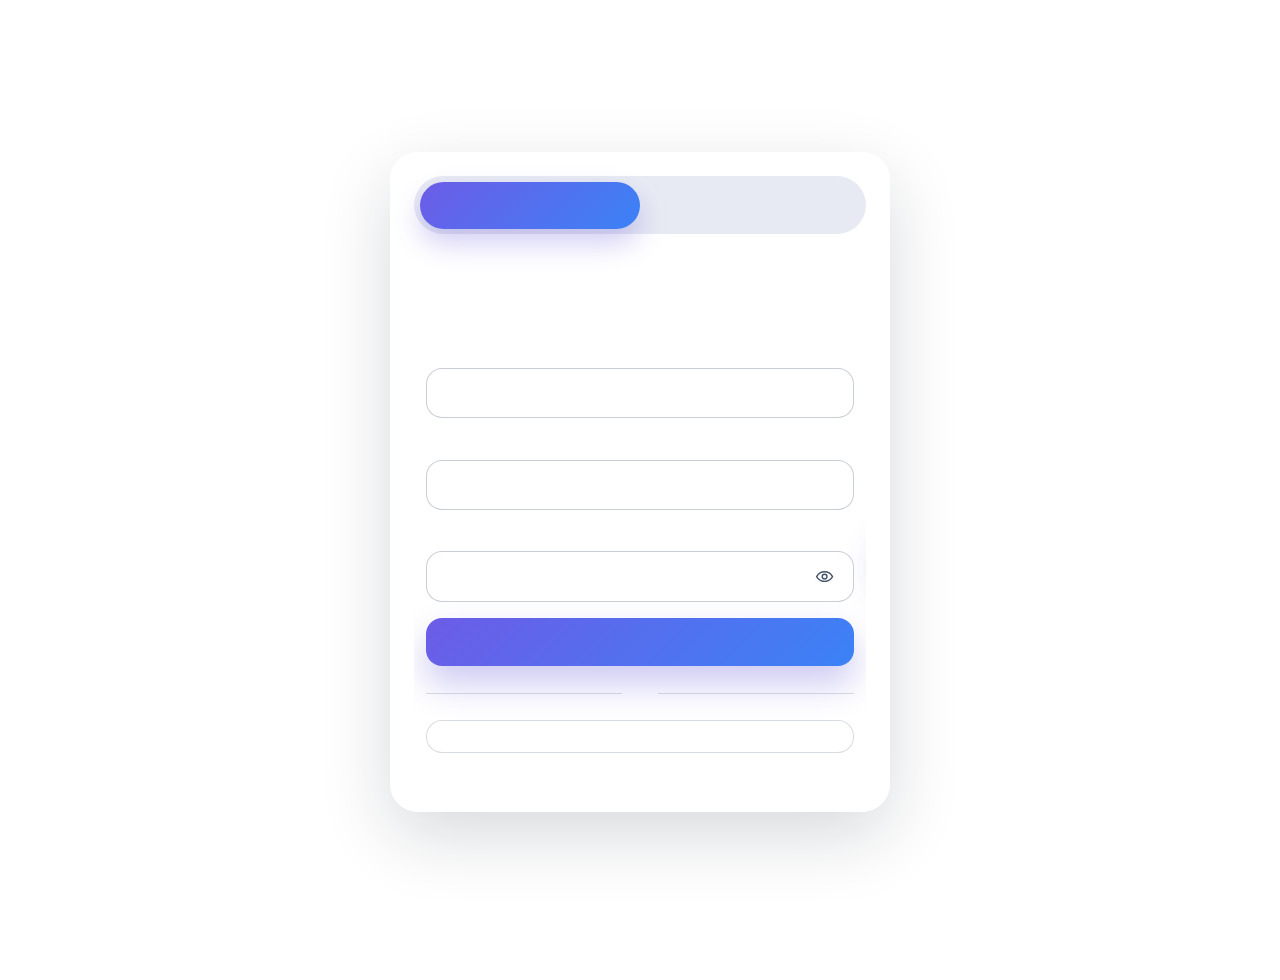
<file: pages/index.html>
<!DOCTYPE html>
<html>
<head>
    
    <meta charset="UTF-8">
    <meta name="viewport" content="width=device-width, initial-scale=1.0">
    <meta http-equiv="Cache-Control" content="no-cache, no-store, must-revalidate">
    <meta http-equiv="Pragma" content="no-cache">
    <meta http-equiv="Expires" content="0">
    <title>Kanban Board by J4M</title>
    <link rel="stylesheet" href="../css/app/styles.css?v=2026-03-26-1">
</head>
<body class="app">
    <button type="button" id="SHORTCUT_HELP_OPEN_BTN" class="shortcut-help__trigger" aria-label="Show keyboard shortcuts">?</button>

    <div id="SHORTCUT_HELP_MODAL" class="shortcut-help-modal shortcut-help-modal--hidden">
        <div class="shortcut-help-modal__panel">
            <div class="shortcut-help-modal__header">
                <h6 class="shortcut-help-modal__title">Keyboard Shortcuts</h6>
                <button type="button" id="SHORTCUT_HELP_CLOSE_BTN" class="shortcut-help-modal__close" aria-label="Close keyboard shortcuts">&times;</button>
            </div>
            <p class="shortcut-help-modal__item"><span class="shortcut-help-modal__key">N</span> Add task</p>
            <p class="shortcut-help-modal__item"><span class="shortcut-help-modal__key">E</span> Edit focused task</p>
            <p class="shortcut-help-modal__item"><span class="shortcut-help-modal__key">M</span> Move mode</p>
            <p class="shortcut-help-modal__item"><span class="shortcut-help-modal__key">1 / 2 / 3</span> Move focused task to To-Do / Doing / Done</p>
            <p class="shortcut-help-modal__item"><span class="shortcut-help-modal__key">Tab / Arrow keys</span> Navigate board</p>
            <p class="shortcut-help-modal__item"><span class="shortcut-help-modal__key">Backspace</span> Delete focused task</p>
            <p class="shortcut-help-modal__item"><span class="shortcut-help-modal__key">Ctrl+Z</span> Undo delete</p>
            <p class="shortcut-help-modal__item"><span class="shortcut-help-modal__key">Enter</span> Select</p>
            <p class="shortcut-help-modal__item"><span class="shortcut-help-modal__key">Esc</span> Close</p>
        </div>
    </div>

    <script>
        window.clearKanbanSession = function clearKanbanSession() {
            localStorage.removeItem("kanban.session");
            localStorage.removeItem("kanbanUsername");
            localStorage.removeItem("kanbanEmail");
            localStorage.removeItem("username");
            localStorage.removeItem("email");
        };
    </script>

    <a id="LOGOUT_BTN" class="kanban-logout-trigger" href="./auth.html" aria-label="Log out" data-tooltip="Log out" onclick="window.clearKanbanSession();">
        <svg viewBox="0 0 24 24" aria-hidden="true">
            <path d="M10 17l1.5-1.5L8.5 12H21v-2H8.5l3-3L10 5l-7 7 7 7z"></path>
            <path d="M4 4h6V2H4a2 2 0 0 0-2 2v16a2 2 0 0 0 2 2h6v-2H4z"></path>
        </svg>
    </a>

    <div class="kanban">
        <section class="kanban__controls">
            <form class="task-form">
                <div class="task-form__meta">
                    <p class="task-form__greeting">Hello, <span id="KANBAN_USERNAME">username</span></p>
                </div>
                <div class="task-form__row">
                    <label class="task-form__label">Add a task</label>
                    <input type="text" id="TASK_TITLE" class="form-control form-control--title" placeholder="Task title">
                    <select id="TASK_COLUMN" class="form-control form-control--select">
                        <option value="todo">To-Do</option>
                        <option value="doing">Doing</option>
                        <option value="done">Done</option>
                    </select>
                    <input type="date" id="TASK_DUE" class="form-control form-control--date">
                    <button type="button" class="action-button action-button--add">Add</button>
                </div>
            </form>
        </section>

        <div class="kanban__board-shell">
            <div class="kanban-board">

                <div class="kanban-board__column" data-column="todo" tabindex="0">
                    <h2 class="kanban-board__column-title">To-Do</h2>
                    <div class="kanban-board__task-list"></div>
                </div>

                <div class="kanban-board__column" data-column="doing" tabindex="0">
                    <h2 class="kanban-board__column-title">Doing</h2>
                    <div class="kanban-board__task-list"></div>
                </div>

                <div class="kanban-board__column" data-column="done" tabindex="0">
                    <h2 class="kanban-board__column-title">Done</h2>
                    <div class="kanban-board__task-list"></div>
                </div>

            </div>
        </div>

    </div>

        <footer class="app-footer">
            <div class="app-footer__inner">
                <h4 class="app-footer__title">Kanban Board</h4>
                <h5 class="app-footer__subtitle">by J4M</h5>
                    <p class="app-footer__line">Jana Leigh Rabe | jsrabe@up.edu.ph</p>
                    <p class="app-footer__line">Janna Gutierrez | jsgutierrez8@up.edu.ph</p>
                    <p class="app-footer__line">Joshua Alinsolorin | jaalinsolorin@up.edu.ph</p>
                    <p class="app-footer__line">Jesse Keane Catedral | jscatedral@up.edu.ph</p>
                    <p class="app-footer__line">Meloshane Perater | msperater@up.edu.ph</p>
            </div>
        </footer>

        <div id="EDIT_MODAL" class="task-modal task-modal--hidden">
        <div class="task-modal__content">
            <div class="task-modal__header">
                <h3 class="task-modal__title">Edit Task</h3>
                <button id="CLOSE_MODAL_BTN" class="task-modal__close">&times;</button>
            </div>
            <div class="task-modal__row">
                <label class="task-modal__label">Title</label>
                <input type="text" id="MODAL_TITLE" class="form-control task-modal__control">
            </div>

            <div class="task-modal__row">
                <label class="task-modal__label">Due Date</label>
                <input type="date" id="MODAL_DUE" class="form-control task-modal__control">
            </div>

            <div class="task-modal__row">
                <label class="task-modal__label">Status</label>
                <select id="MODAL_STATUS" class="form-control form-control--select task-modal__control">
                    <option value="todo">To-Do</option>
                    <option value="doing">Doing</option>
                    <option value="done">Done</option>
                </select>
            </div>

            <div class="task-modal__buttons">
                <button type="button" id="DELETE_TASK_BTN" class="action-button action-button--delete">Delete</button>
                <button type="button" id="SAVE_TASK_BTN" class="action-button action-button--save">Save</button>

            </div>

        </div>
</div>
<script type="module" src="../js/app/main.js?v=2026-03-26-1"></script>
</body>
</html>
</file>
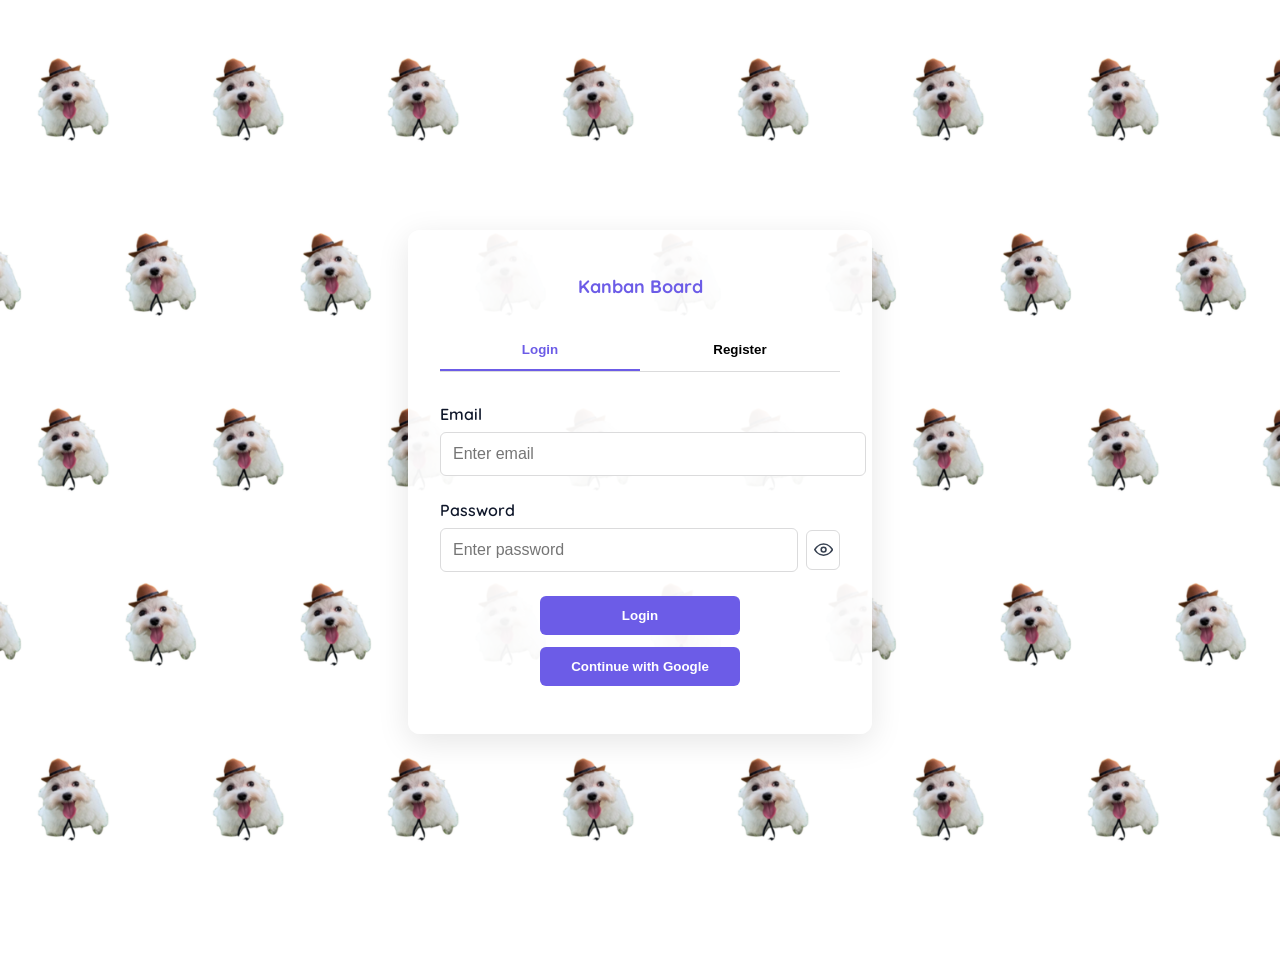
<file: login.html>
<!DOCTYPE html>
<html>
<head>
    <meta charset="UTF-8">
    <meta name="viewport" content="width=device-width, initial-scale=1.0">
    <title>Login - Kanban Board by J4M</title>
    <link rel="stylesheet" href="css/app/styles.css">
    <link rel="stylesheet" href="css/features/auth.css">
</head>
<body class="app">
    <div class="auth-container">
        <div class="auth-card">
            <h1 class="auth-title">Kanban Board</h1>
            <div class="auth-tabs">
                <button id="login-tab" class="auth-tab auth-tab--active">Login</button>
                <button id="register-tab" class="auth-tab">Register</button>
            </div>

            <div id="login-form" class="auth-form">
                <div class="auth-form__row">
                    <label class="auth-form__label">Email</label>
                    <input type="email" id="login-email" class="form-control auth-form__control" placeholder="Enter email">
                </div>
                <div class="auth-form__row">
                    <label class="auth-form__label">Password</label>
                    <div class="password-field">
                        <input type="password" id="login-password" class="form-control auth-form__control" placeholder="Enter password">
                        <button type="button" class="password-toggle" data-target="login-password">Show</button>
                    </div>
                </div>
                <button type="button" id="login-btn" class="action-button action-button--primary">Login</button>
                <div class="auth-form__row auth-form__row--google">
                    <button type="button" class="action-button action-button--primary"
                            onclick="window.location.href='google-login.html'">
                        Continue with Google
                    </button>
                </div>
                <p id="login-error" class="auth-error"></p>
            </div>

            <div id="register-form" class="auth-form auth-form--hidden">
                <div class="auth-form__row">
                    <label class="auth-form__label">Username</label>
                    <input type="text" id="register-username" class="form-control auth-form__control" placeholder="Choose username">
                </div>
                <div class="auth-form__row">
                    <label class="auth-form__label">Email</label>
                    <input type="email" id="register-email" class="form-control auth-form__control" placeholder="Enter email">
                </div>
                <div class="auth-form__row">
                    <label class="auth-form__label">Password</label>
                    <input type="password" id="register-password" class="form-control auth-form__control" placeholder="Choose password">
                </div>
                <div class="auth-form__row">
                    <label class="auth-form__label">Confirm Password</label>
                    <input type="password" id="register-confirm" class="form-control auth-form__control" placeholder="Confirm password">
                </div>
                <button type="button" id="register-btn" class="action-button action-button--primary">Register</button>
                <div class="auth-form__row auth-form__row--google">
                    <button type="button" class="action-button action-button--primary"
                            onclick="window.location.href='google-login.html'">
                        Continue with Google
                    </button>
                </div>
                <p id="register-error" class="auth-error"></p>
            </div>
        </div>
    </div>

    <script type="module" src="js/features/auth/AuthController.js"></script>
</body>
</html>
</file>
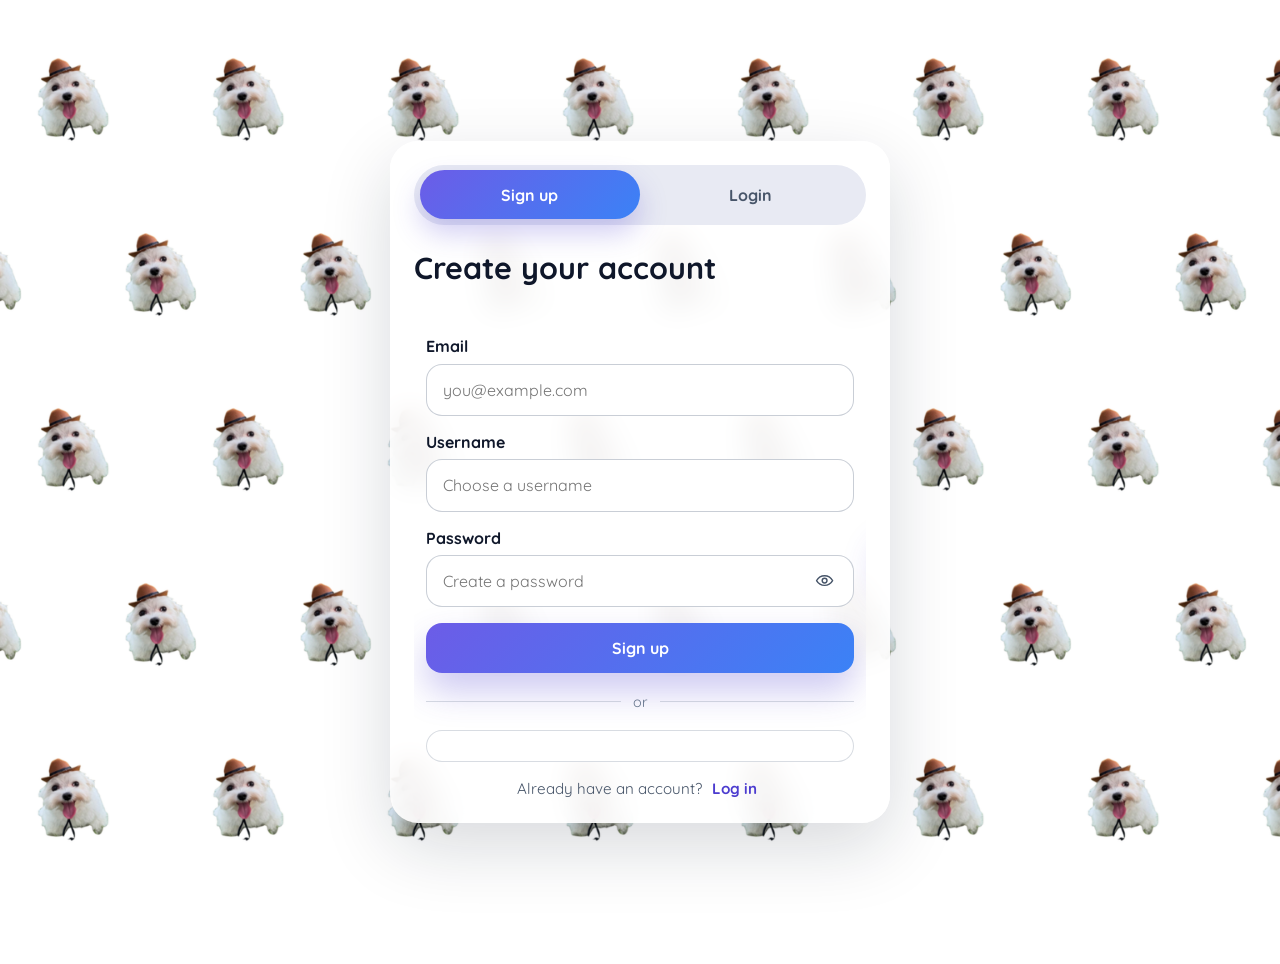
<file: pages/auth.html>
<!DOCTYPE html>
<html lang="en">
<head>
    <meta charset="UTF-8">
    <meta name="viewport" content="width=device-width, initial-scale=1.0">
    <meta http-equiv="Cache-Control" content="no-cache, no-store, must-revalidate">
    <meta http-equiv="Pragma" content="no-cache">
    <meta http-equiv="Expires" content="0">
    <title>Authentication | Kanban Board by J4M</title>
    <link rel="stylesheet" href="../css/app/styles.css?v=2026-03-26-1">
    <style>
        .auth-page {
            display: grid;
            place-items: center;
            min-height: 100vh;
            padding: 2rem 1.5rem;
        }

        .auth-card {
            width: min(500px, calc(100vw - 2rem));
            overflow: hidden;
            border-radius: 28px;
            background: rgba(255, 255, 255, 0.9);
            backdrop-filter: blur(14px);
            box-shadow: 0 24px 70px rgba(15, 23, 42, 0.16);
        }

        .auth-card__header {
            padding: 1.5rem 1.5rem 0;
        }

        .auth-switch {
            position: relative;
            display: grid;
            grid-template-columns: 1fr 1fr;
            padding: 0.35rem;
            border-radius: 999px;
            background: #e8eaf3;
        }

        .auth-switch__pill {
            position: absolute;
            top: 0.35rem;
            left: 0.35rem;
            width: calc(50% - 0.35rem);
            height: calc(100% - 0.7rem);
            border-radius: 999px;
            background: linear-gradient(135deg, #6c5ce7, #3b82f6);
            box-shadow: 0 14px 28px rgba(76, 60, 207, 0.26);
            transition: transform 0.25s ease;
        }

        .auth-card[data-mode="login"] .auth-switch__pill {
            transform: translateX(100%);
        }

        .auth-switch__button {
            position: relative;
            z-index: 1;
            border: 0;
            background: transparent;
            padding: 0.9rem 1rem;
            border-radius: 999px;
            color: #475569;
            font: inherit;
            font-weight: 700;
            cursor: pointer;
        }

        .auth-card[data-mode="register"] .auth-switch__button[data-mode="register"],
        .auth-card[data-mode="login"] .auth-switch__button[data-mode="login"] {
            color: #fff;
        }

        .auth-card__body {
            padding: 1.5rem;
        }

        .auth-title {
            margin: 0 0 0.35rem;
            font-size: 1.9rem;
        }

        .auth-subtitle,
        .auth-field__hint,
        .auth-footnote {
            color: #475569;
        }

        .auth-subtitle {
            margin: 0 0 1.5rem;
            min-height: 1.25rem;
        }

        .auth-subtitle[data-tone="error"] {
            color: #b91c1c;
        }

        .auth-subtitle[data-tone="success"] {
            color: #166534;
        }

        .auth-viewport {
            overflow: hidden;
            min-width: 0;
        }

        .auth-slider {
            display: flex;
            width: 200%;
            transition: transform 0.3s ease;
        }

        .auth-card[data-mode="login"] .auth-slider {
            transform: translate3d(-50%, 0, 0);
        }

        .auth-panel {
            flex: 0 0 50%;
            width: 50%;
            min-width: 0;
            padding: 0 0.75rem;
            box-sizing: border-box;
        }

        .auth-form {
            display: grid;
            gap: 1rem;
            width: 100%;
            min-width: 0;
        }

        .auth-field {
            display: grid;
            gap: 0.45rem;
        }

        .auth-field label {
            font-weight: 700;
        }

        .auth-field input {
            width: 100%;
            box-sizing: border-box;
            border: 1px solid rgba(100, 116, 139, 0.35);
            border-radius: 16px;
            padding: 0.95rem 1rem;
            font: inherit;
            background: rgba(255, 255, 255, 0.96);
        }

        .auth-password {
            position: relative;
        }

        .auth-password input {
            width: 100%;
            padding-right: 3.5rem;
            box-sizing: border-box;
        }

        .auth-password__toggle {
            position: absolute;
            top: 50%;
            right: 0.85rem;
            transform: translateY(-50%);
            display: inline-flex;
            align-items: center;
            justify-content: center;
            width: 2rem;
            height: 2rem;
            border: 0;
            background: transparent;
            color: #475569;
            cursor: pointer;
        }

        .auth-password__toggle svg {
            width: 1.2rem;
            height: 1.2rem;
            stroke: currentColor;
            fill: none;
            stroke-width: 1.8;
            stroke-linecap: round;
            stroke-linejoin: round;
        }

        .auth-password__toggle .auth-password__icon-hide {
            display: none;
        }

        .auth-password__toggle[data-visible="true"] .auth-password__icon-show {
            display: none;
        }

        .auth-password__toggle[data-visible="true"] .auth-password__icon-hide {
            display: block;
        }

        .auth-field input:focus {
            outline: 2px solid rgba(108, 92, 231, 0.2);
            border-color: #6c5ce7;
        }

        .auth-submit,
        .auth-google {
            width: 100%;
            box-sizing: border-box;
            border: 0;
            border-radius: 16px;
            padding: 0.95rem 1rem;
            font: inherit;
            font-weight: 700;
            cursor: pointer;
        }

        .auth-submit {
            background: linear-gradient(135deg, #6c5ce7, #3b82f6);
            color: #fff;
            box-shadow: 0 18px 35px rgba(76, 60, 207, 0.28);
        }

        .auth-google {
            display: block;
            background: #fff;
            color: #0f172a;
            border: 1px solid rgba(100, 116, 139, 0.25);
            overflow: hidden;
        }

        .auth-divider {
            display: flex;
            align-items: center;
            gap: 0.75rem;
            margin: 0.2rem 0;
            color: #64748b;
            font-size: 0.9rem;
        }

        .auth-divider::before,
        .auth-divider::after {
            content: "";
            flex: 1;
            height: 1px;
            background: rgba(100, 116, 139, 0.25);
        }

        .auth-footnote {
            margin: 1rem 0 0;
            text-align: center;
            font-size: 0.95rem;
        }

        .auth-footnote button {
            border: 0;
            background: transparent;
            color: #4c3ccf;
            font: inherit;
            font-weight: 700;
            cursor: pointer;
        }

        @media (max-width: 560px) {
            .auth-card__header,
            .auth-card__body {
                padding: 1rem;
            }

            .auth-panel {
                padding-inline: 0.4rem;
            }
        }
    </style>
</head>
<body class="app auth-page">
    <main id="AUTH_CARD" class="auth-card" data-mode="register">
        <div class="auth-card__header">
            <div class="auth-switch" aria-label="Authentication mode switcher">
                <div class="auth-switch__pill" aria-hidden="true"></div>
                <button type="button" class="auth-switch__button" data-mode="register">Sign up</button>
                <button type="button" class="auth-switch__button" data-mode="login">Login</button>
            </div>
        </div>

        <div class="auth-card__body">
            <h1 id="AUTH_TITLE" class="auth-title">Create your account</h1>
            <p id="AUTH_SUBTITLE" class="auth-subtitle"></p>

            <div class="auth-viewport">
                <div class="auth-slider">
                    <section class="auth-panel" aria-labelledby="register-title">
                        <form id="REGISTER_FORM" class="auth-form">
                            <div class="auth-field">
                                <label for="register-email">Email</label>
                                <input id="register-email" name="email" type="email" placeholder="you@example.com" required>
                            </div>
                            <div class="auth-field">
                                <label for="register-username">Username</label>
                                <input id="register-username" name="username" type="text" placeholder="Choose a username" required>
                            </div>
                            <div class="auth-field">
                                <label for="register-password">Password</label>
                                <div class="auth-password">
                                    <input id="register-password" name="password" type="password" placeholder="Create a password" required>
                                    <button class="auth-password__toggle" type="button" data-password-toggle="register-password" data-visible="false" aria-label="Show password">
                                        <svg class="auth-password__icon-show" viewBox="0 0 24 24" aria-hidden="true">
                                            <path d="M2 12s3.5-6 10-6 10 6 10 6-3.5 6-10 6S2 12 2 12z"></path>
                                            <circle cx="12" cy="12" r="3"></circle>
                                        </svg>
                                        <svg class="auth-password__icon-hide" viewBox="0 0 24 24" aria-hidden="true">
                                            <path d="M3 3l18 18"></path>
                                            <path d="M10.6 10.7A3 3 0 0 0 13.3 13.4"></path>
                                            <path d="M9.9 5.1A11.4 11.4 0 0 1 12 5c6.5 0 10 7 10 7a16.8 16.8 0 0 1-3.2 3.9"></path>
                                            <path d="M6.2 6.2A16.1 16.1 0 0 0 2 12s3.5 7 10 7a10.8 10.8 0 0 0 4.1-.8"></path>
                                        </svg>
                                    </button>
                                </div>
                            </div>
                            <button class="auth-submit" type="submit">Sign up</button>
                            <div class="auth-divider">or</div>
                            <div class="auth-google" id="GOOGLE_REGISTER_BTN" data-google-auth="register"></div>
                        </form>
                    </section>

                    <section class="auth-panel" aria-labelledby="login-title">
                        <form id="LOGIN_FORM" class="auth-form">
                            <div class="auth-field">
                                <label for="login-identifier">Username / Email</label>
                                <input id="login-identifier" name="identifier" type="text" placeholder="Email or username" required>
                            </div>
                            <div class="auth-field">
                                <label for="login-password">Password</label>
                                <div class="auth-password">
                                    <input id="login-password" name="password" type="password" placeholder="Enter your password" required>
                                    <button class="auth-password__toggle" type="button" data-password-toggle="login-password" data-visible="false" aria-label="Show password">
                                        <svg class="auth-password__icon-show" viewBox="0 0 24 24" aria-hidden="true">
                                            <path d="M2 12s3.5-6 10-6 10 6 10 6-3.5 6-10 6S2 12 2 12z"></path>
                                            <circle cx="12" cy="12" r="3"></circle>
                                        </svg>
                                        <svg class="auth-password__icon-hide" viewBox="0 0 24 24" aria-hidden="true">
                                            <path d="M3 3l18 18"></path>
                                            <path d="M10.6 10.7A3 3 0 0 0 13.3 13.4"></path>
                                            <path d="M9.9 5.1A11.4 11.4 0 0 1 12 5c6.5 0 10 7 10 7a16.8 16.8 0 0 1-3.2 3.9"></path>
                                            <path d="M6.2 6.2A16.1 16.1 0 0 0 2 12s3.5 7 10 7a10.8 10.8 0 0 0 4.1-.8"></path>
                                        </svg>
                                    </button>
                                </div>
                            </div>
                            <button class="auth-submit" type="submit">Login</button>
                            <div class="auth-divider">or</div>
                            <div class="auth-google" id="GOOGLE_LOGIN_BTN" data-google-auth="login"></div>
                        </form>
                    </section>
                </div>
            </div>

            <p class="auth-footnote">
                <span id="AUTH_FOOTNOTE_TEXT">Already have an account?</span>
                <button type="button" id="AUTH_FOOTNOTE_BUTTON">Log in</button>
            </p>
        </div>
    </main>

    <script src="https://accounts.google.com/gsi/client" async defer></script>
    <script type="module" src="../js/pages/auth-page.js?v=2026-03-26-1"></script>
</body>
</html>
</file>
<file: css/app/styles.css>
@import url("../shared/kanban.css");
@import url("../features/forms.css");
@import url("../features/board.css");
@import url("../features/task-modal.css");
@import url("../features/footer.css");
@import url("../features/feedback.css");
@import url("../features/shortcut-help.css");

@font-face {
    font-family: "Quicksand";
    src: url("../../assets/fonts/Quicksand-VariableFont_wght.ttf") format("truetype");
    font-weight: 100 900;
}

:root {
    --bg-surface: #f2f2f3;
    --bg-muted: #dbdbdc;
    --color-accent: #6c5ce7;
    --color-muted: #64748b;
    --column-width: 360px;
    --font-weight-semi: 600;
    --font-weight-bold: 700;
    --text-sm: 0.875rem;
    --text-md: 1rem;
    --text-lg: 1.125rem;
}

.app {
    margin: 0;
    font-family: "Quicksand", sans-serif;
    color: #0f172a;
    min-height: 100vh;
    background: url("../../assets/images/bg.png") no-repeat center center fixed;
    background-size: cover;
}

.font-semi {
    font-weight: var(--font-weight-semi);
}

.font-bold {
    font-weight: var(--font-weight-bold);
}

.font-sm,
.text-sm {
    font-size: var(--text-sm);
}

.font-md,
.text-md {
    font-size: var(--text-md);
}

.font-lg,
.text-lg {
    font-size: var(--text-lg);
}
</file>
<file: css/features/auth.css>
.auth-container {
    display: flex;
    justify-content: center;
    align-items: center;
    min-height: 100vh;
    padding: 2rem;
}

.auth-card {
    background: rgba(255, 255, 255, 0.95);
    border-radius: 12px;
    padding: 2rem;
    box-shadow: 0 8px 32px rgba(0, 0, 0, 0.1);
    width: 100%;
    max-width: 400px;
}

.auth-title {
    text-align: center;
    margin-bottom: 2rem;
    color: var(--color-accent);
    font-size: var(--text-lg);
    font-weight: var(--font-weight-bold);
}

.auth-tabs {
    display: flex;
    margin-bottom: 2rem;
    border-bottom: 1px solid var(--bg-muted);
}

.auth-tab {
    flex: 1;
    padding: 0.75rem;
    background: none;
    border: none;
    border-bottom: 2px solid transparent;
    font-weight: var(--font-weight-semi);
    cursor: pointer;
    transition: all 0.2s;
}

.auth-tab--active {
    border-bottom-color: var(--color-accent);
    color: var(--color-accent);
}

.auth-form {
    display: block;
}

.auth-form--hidden {
    display: none;
}

.auth-form__row {
    margin-bottom: 1.5rem;
}

.auth-form__row--google {
    margin-top: 0.75rem;
    margin-bottom: 0.5rem;
}

.auth-form__label {
    display: block;
    margin-bottom: 0.5rem;
    font-weight: var(--font-weight-semi);
    color: #0f172a;
}

.auth-form__control {
    width: 100%;
    padding: 0.75rem;
    border: 1px solid var(--bg-muted);
    border-radius: 6px;
    font-size: var(--text-md);
}

.auth-form__control:focus {
    outline: none;
    border-color: var(--color-accent);
    box-shadow: 0 0 0 2px rgba(108, 92, 231, 0.1);
}

.password-field {
    display: flex;
    align-items: center;
    gap: 0.5rem;
}

.password-toggle {
    padding: 0;
    width: 2.5rem;
    height: 2.5rem;
    border: 1px solid var(--bg-muted);
    background: #fff;
    border-radius: 6px;
    cursor: pointer;
    display: inline-flex;
    align-items: center;
    justify-content: center;
}

.password-toggle svg {
    width: 1.2rem;
    height: 1.2rem;
    stroke: #374151;
}

.action-button--primary {
    width: 200px;
    padding: 0.75rem;
    background: var(--color-accent);
    color: white;
    border: none;
    border-radius: 6px;
    font-weight: var(--font-weight-semi);
    cursor: pointer;
    transition: background 0.2s;
    margin: 0 auto;
    display: block;
}

.action-button--primary:hover {
    background: #5a4fcf;
}

.auth-error {
    color: #dc2626;
    font-size: var(--text-sm);
    margin-top: 1rem;
    text-align: center;
}
</file>
